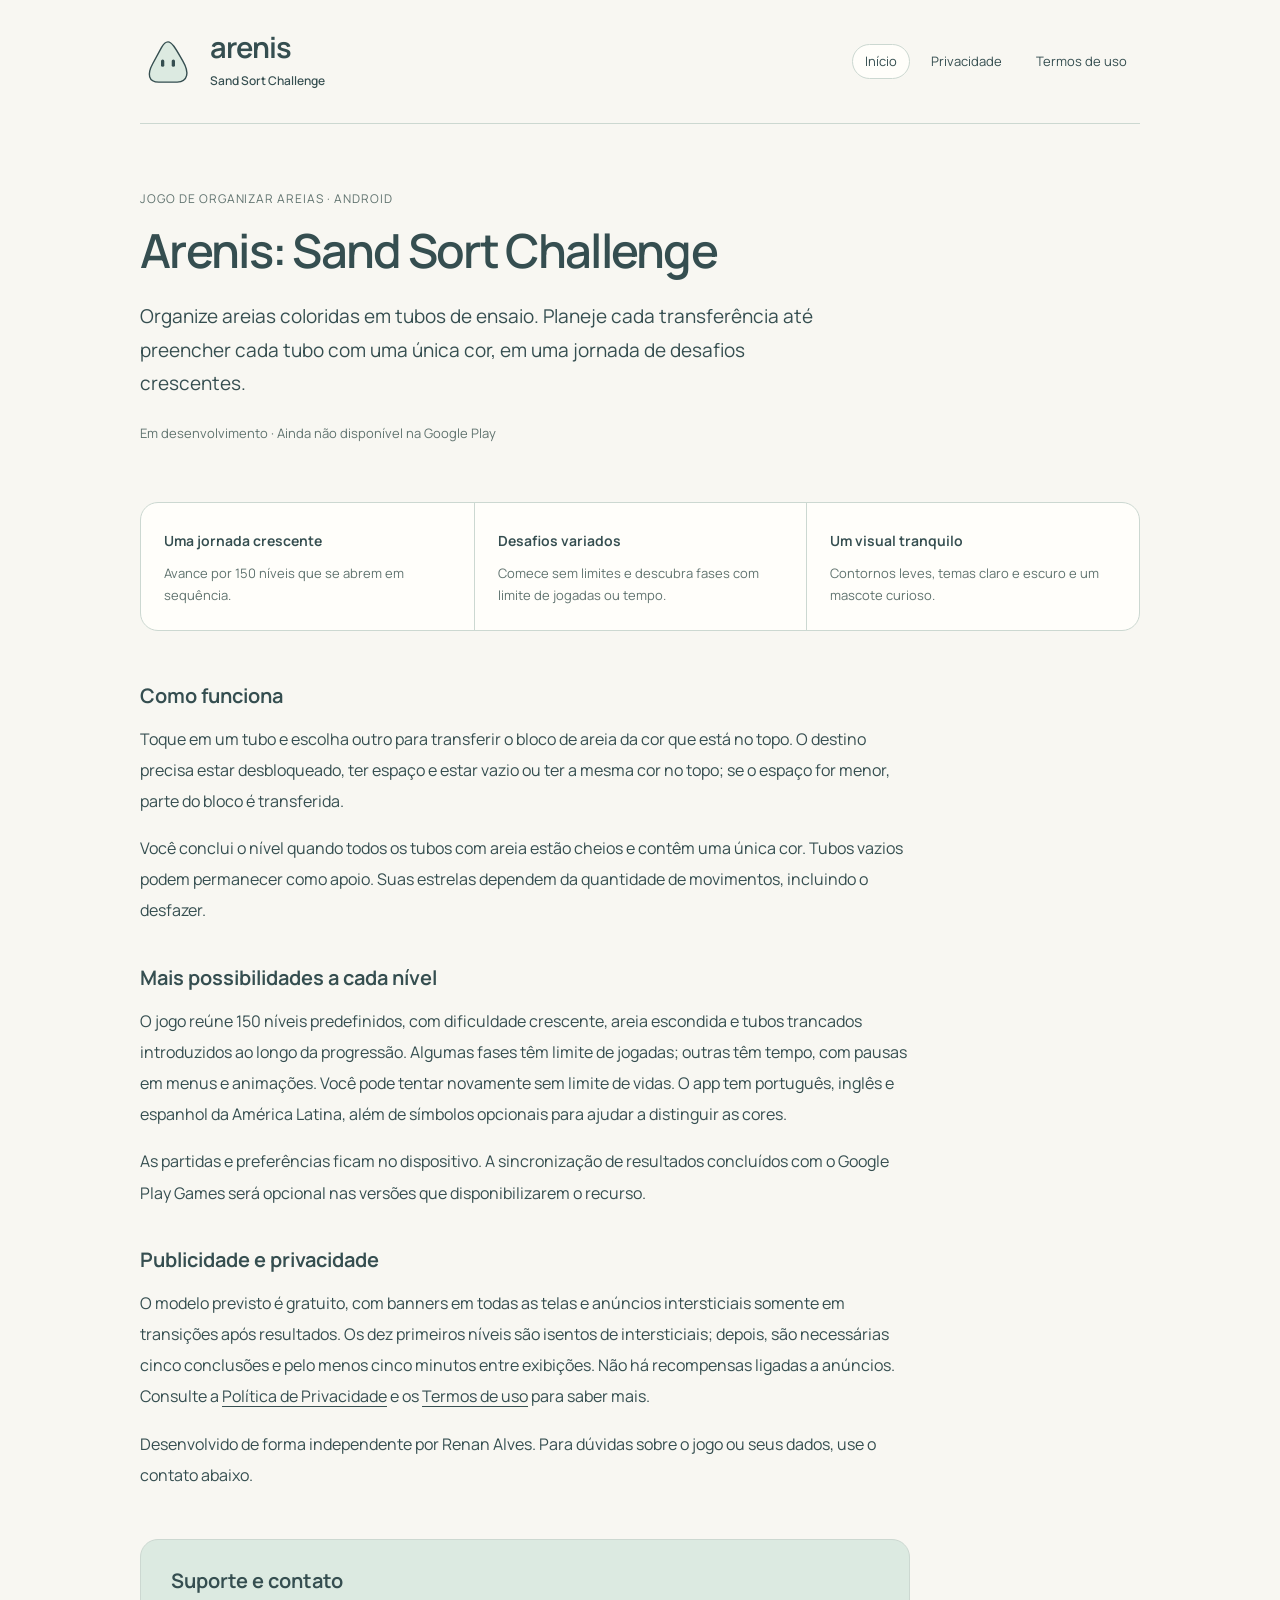
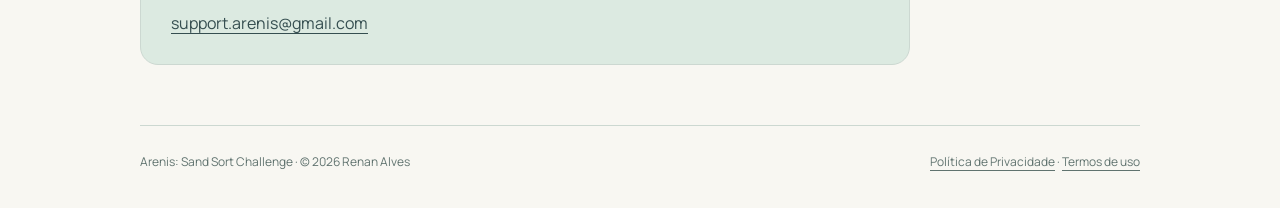
<file: website/index.html>
<!doctype html>
<html lang="pt-BR"><head><meta charset="utf-8"><meta name="viewport" content="width=device-width, initial-scale=1">
<meta name="color-scheme" content="light dark"><meta name="description" content="Conheça Arenis: Sand Sort Challenge, um jogo para Android de organizar areias coloridas em uma campanha de desafios crescentes.">
<title>Arenis: Sand Sort Challenge</title>
<link rel="stylesheet" href="./styles.css"><link rel="icon" type="image/svg+xml" href="./mascot.svg"></head>
<body><div class="page"><header><a class="brand" href="./"><img src="./mascot.svg" width="56" height="56" alt=""><span><b>arenis</b><small>Sand Sort Challenge</small></span></a>
<nav aria-label="Navegação principal"><a href="./" aria-current="page">Início</a><a href="./privacy/">Privacidade</a><a href="./terms/">Termos de uso</a></nav></header><main><div class="intro"><p class="eyebrow">Jogo de organizar areias · Android</p>
<h1>Arenis: Sand Sort Challenge</h1>
<p class="lead">Organize areias coloridas em tubos de ensaio. Planeje cada transferência até preencher cada tubo com uma única cor, em uma jornada de desafios crescentes.</p>
<p class="date">Em desenvolvimento · Ainda não disponível na Google Play</p></div>
<div class="summary"><div><strong>Uma jornada crescente</strong><p>Avance por 150 níveis que se abrem em sequência.</p></div><div><strong>Desafios variados</strong><p>Comece sem limites e descubra fases com limite de jogadas ou tempo.</p></div><div><strong>Um visual tranquilo</strong><p>Contornos leves, temas claro e escuro e um mascote curioso.</p></div></div>
<article><section id="jogo"><h2>Como funciona</h2><p>Toque em um tubo e escolha outro para transferir o bloco de areia da cor que está no topo. O destino precisa estar desbloqueado, ter espaço e estar vazio ou ter a mesma cor no topo; se o espaço for menor, parte do bloco é transferida.</p><p>Você conclui o nível quando todos os tubos com areia estão cheios e contêm uma única cor. Tubos vazios podem permanecer como apoio. Suas estrelas dependem da quantidade de movimentos, incluindo o desfazer.</p></section>
<section id="recursos"><h2>Mais possibilidades a cada nível</h2><p>O jogo reúne 150 níveis predefinidos, com dificuldade crescente, areia escondida e tubos trancados introduzidos ao longo da progressão. Algumas fases têm limite de jogadas; outras têm tempo, com pausas em menus e animações. Você pode tentar novamente sem limite de vidas. O app tem português, inglês e espanhol da América Latina, além de símbolos opcionais para ajudar a distinguir as cores.</p><p>As partidas e preferências ficam no dispositivo. A sincronização de resultados concluídos com o Google Play Games será opcional nas versões que disponibilizarem o recurso.</p></section>
<section id="suporte"><h2>Publicidade e privacidade</h2><p>O modelo previsto é gratuito, com banners em todas as telas e anúncios intersticiais somente em transições após resultados. Os dez primeiros níveis são isentos de intersticiais; depois, são necessárias cinco conclusões e pelo menos cinco minutos entre exibições. Não há recompensas ligadas a anúncios. Consulte a <a href="privacy/">Política de Privacidade</a> e os <a href="terms/">Termos de uso</a> para saber mais.</p><p>Desenvolvido de forma independente por Renan Alves. Para dúvidas sobre o jogo ou seus dados, use o contato abaixo.</p></section></article>
<aside class="contact"><h2>Suporte e contato</h2><p><a href="mailto:support.arenis@gmail.com">support.arenis@gmail.com</a></p></aside></main>
<footer><span>Arenis: Sand Sort Challenge · © 2026 Renan Alves</span><span><a href="./privacy/">Política de Privacidade</a> · <a href="./terms/">Termos de uso</a></span></footer></div></body></html>
</file>
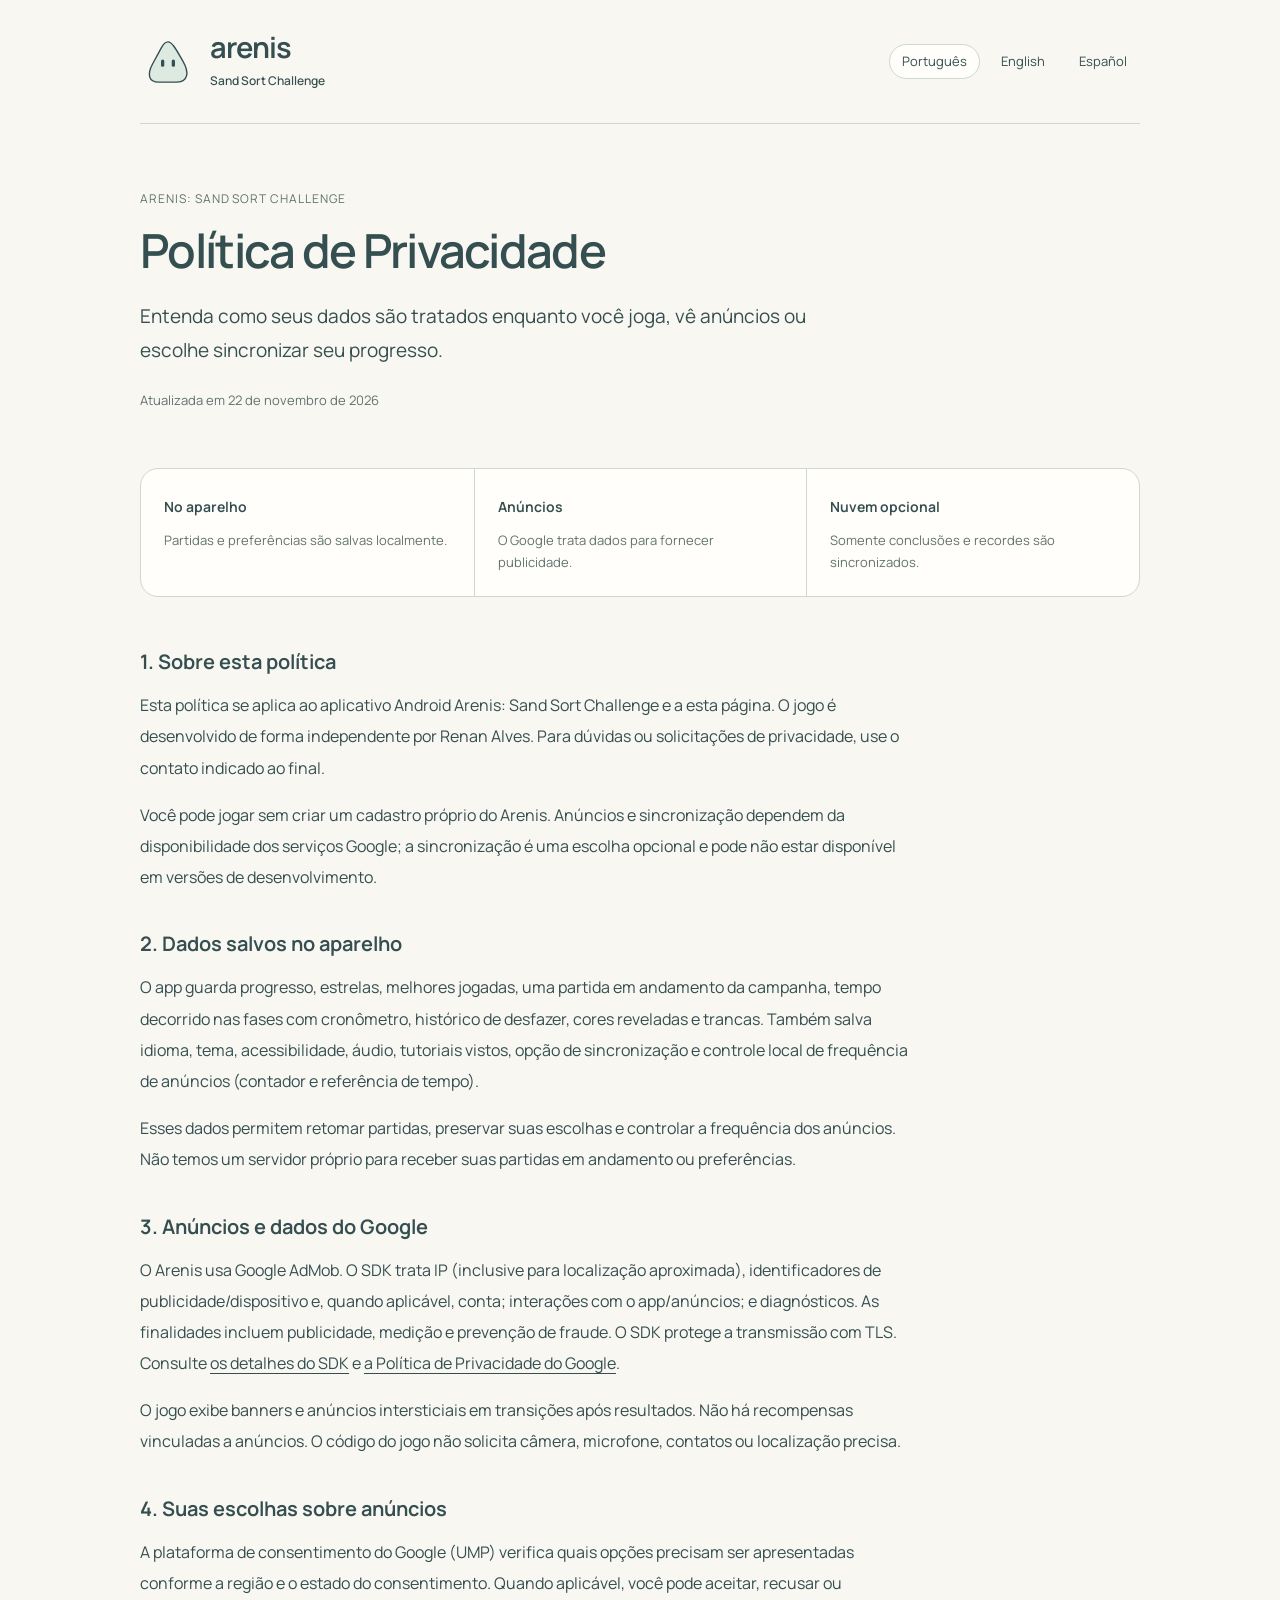
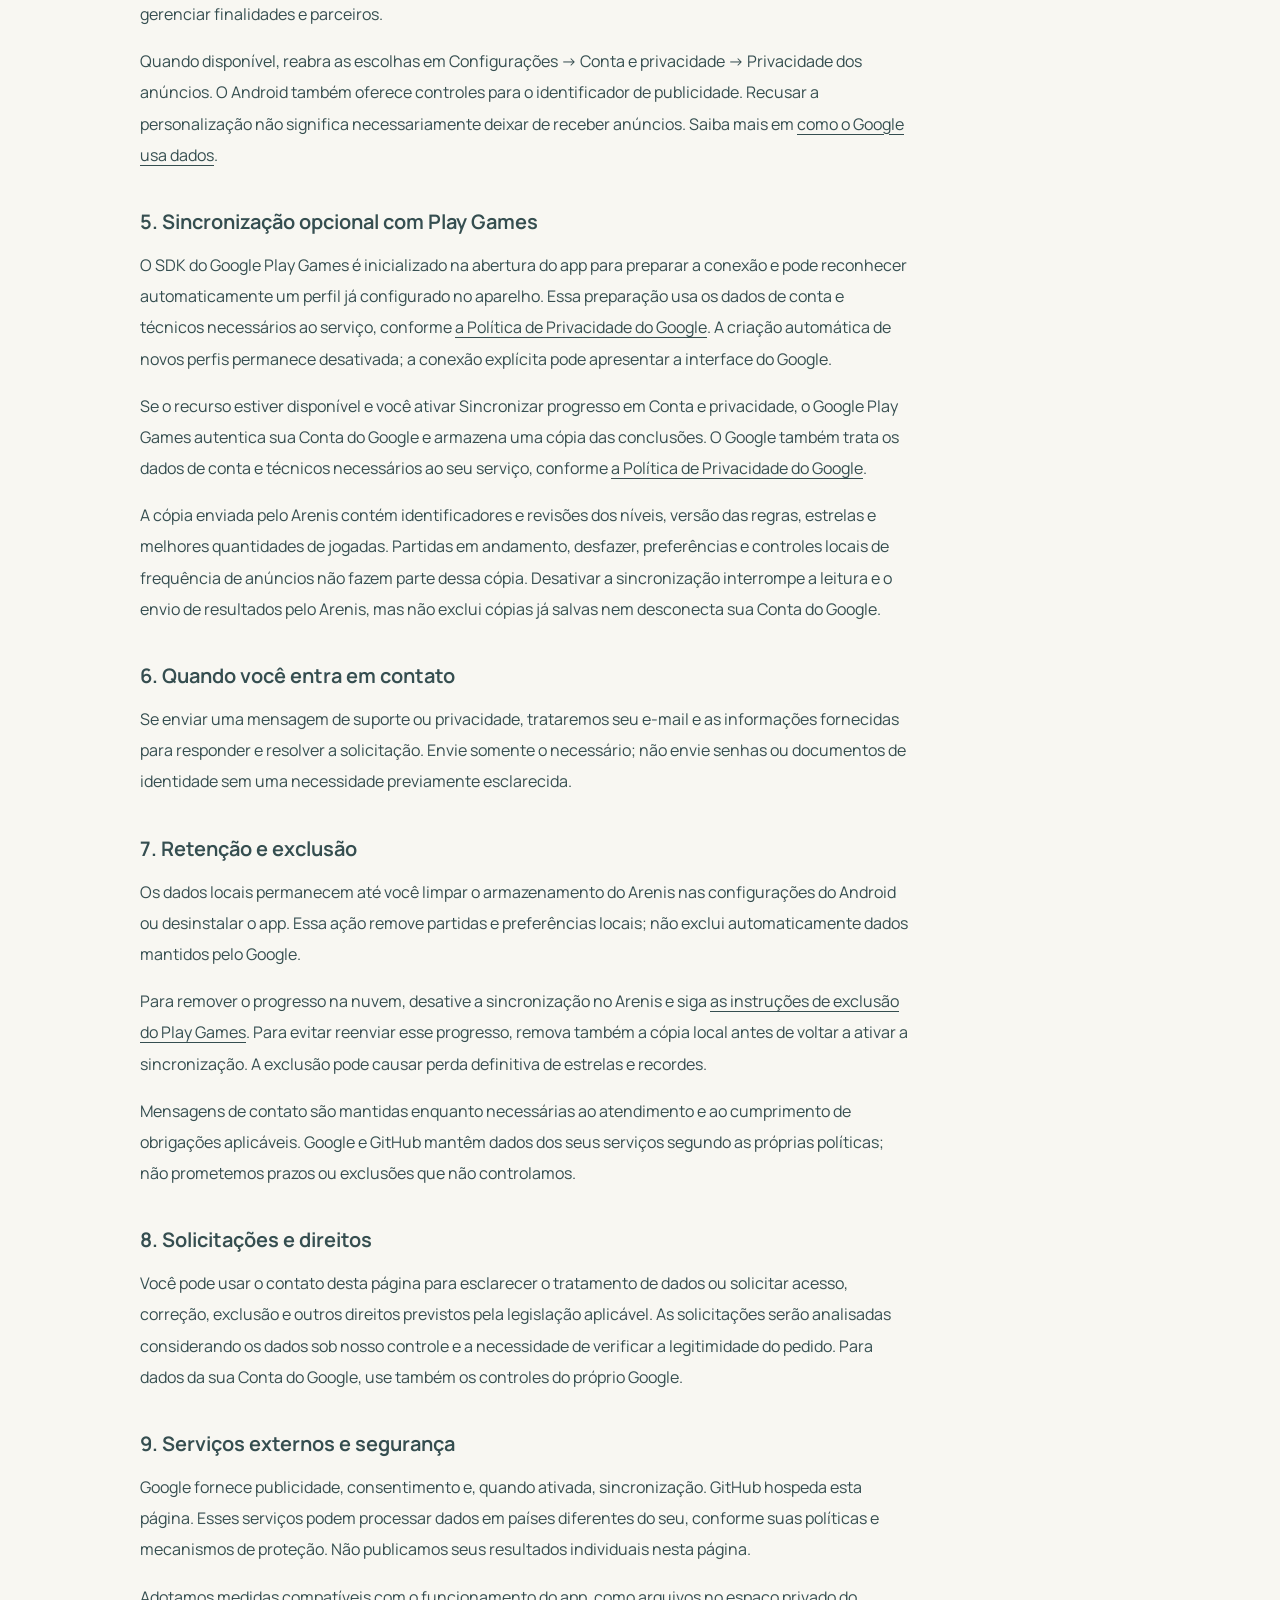
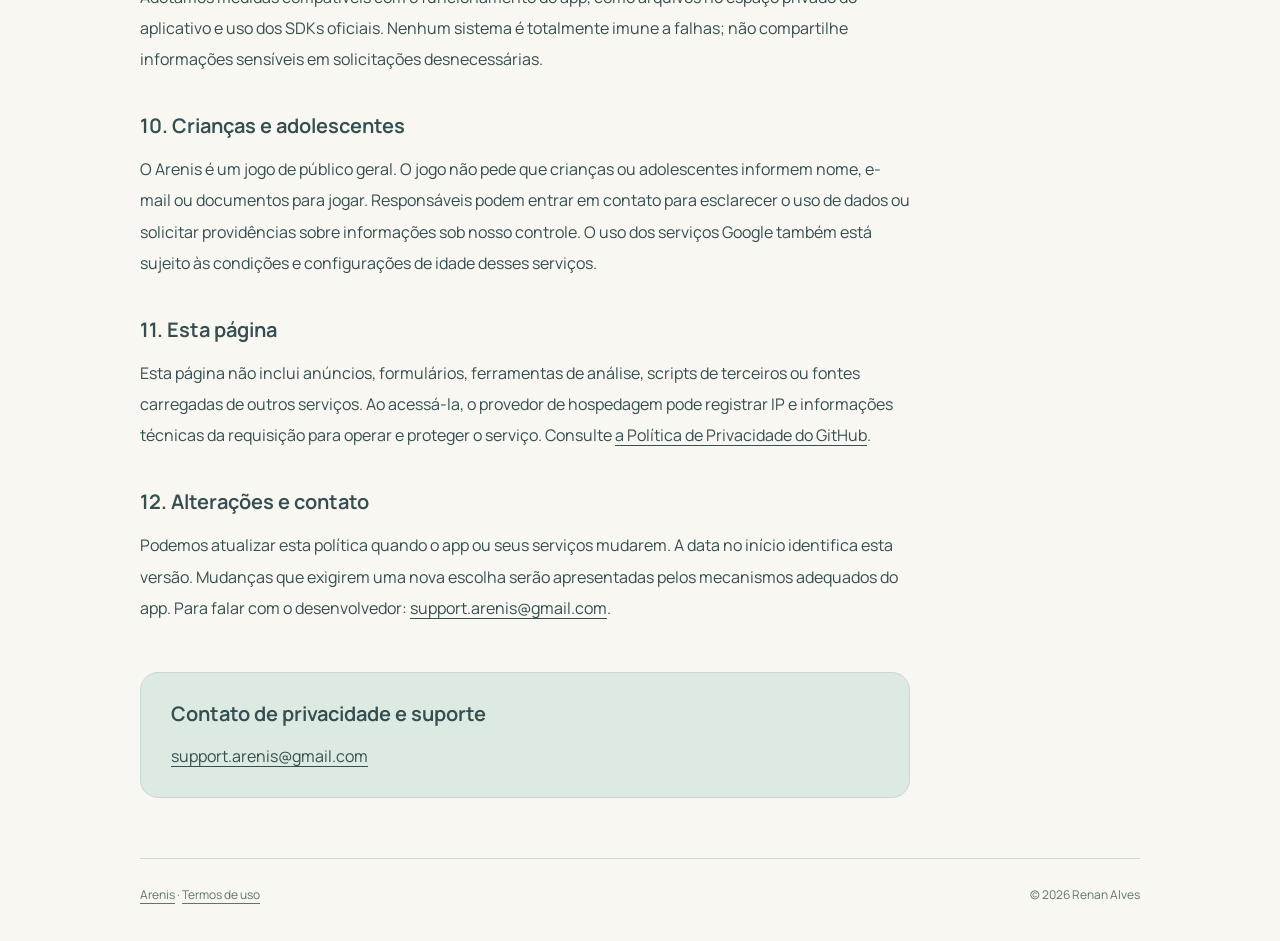
<file: website/privacy/index.html>
<!doctype html>
<html lang="pt-BR">
<head><meta charset="utf-8"><meta name="viewport" content="width=device-width, initial-scale=1">
<meta name="description" content="Entenda como seus dados são tratados enquanto você joga, vê anúncios ou escolhe sincronizar seu progresso.">
<meta name="color-scheme" content="light dark"><title>Política de Privacidade · Arenis: Sand Sort Challenge</title>
<link rel="stylesheet" href="../styles.css"><link rel="icon" type="image/svg+xml" href="../mascot.svg"></head>
<body><div class="page"><header><a class="brand" href="../"><img src="../mascot.svg" width="56" height="56" alt=""><span><b>arenis</b><small>Sand Sort Challenge</small></span></a>
<nav aria-label="Idioma da página"><a href="./" lang="pt-BR" aria-current="page">Português</a><a href="en/" lang="en">English</a><a href="es-419/" lang="es-419">Español</a></nav></header>
<main><div class="intro"><p class="eyebrow">Arenis: Sand Sort Challenge</p><h1>Política de Privacidade</h1><p class="lead">Entenda como seus dados são tratados enquanto você joga, vê anúncios ou escolhe sincronizar seu progresso.</p><p class="date"><time datetime="2026-11-22">Atualizada em 22 de novembro de 2026</time></p></div>
<div class="summary"><div><strong>No aparelho</strong><p>Partidas e preferências são salvas localmente.</p></div><div><strong>Anúncios</strong><p>O Google trata dados para fornecer publicidade.</p></div><div><strong>Nuvem opcional</strong><p>Somente conclusões e recordes são sincronizados.</p></div></div><article><section id="sobre"><h2>1. Sobre esta política</h2><p>Esta política se aplica ao aplicativo Android Arenis: Sand Sort Challenge e a esta página. O jogo é desenvolvido de forma independente por Renan Alves. Para dúvidas ou solicitações de privacidade, use o contato indicado ao final.</p><p>Você pode jogar sem criar um cadastro próprio do Arenis. Anúncios e sincronização dependem da disponibilidade dos serviços Google; a sincronização é uma escolha opcional e pode não estar disponível em versões de desenvolvimento.</p></section><section id="local"><h2>2. Dados salvos no aparelho</h2><p>O app guarda progresso, estrelas, melhores jogadas, uma partida em andamento da campanha, tempo decorrido nas fases com cronômetro, histórico de desfazer, cores reveladas e trancas. Também salva idioma, tema, acessibilidade, áudio, tutoriais vistos, opção de sincronização e controle local de frequência de anúncios (contador e referência de tempo).</p><p>Esses dados permitem retomar partidas, preservar suas escolhas e controlar a frequência dos anúncios. Não temos um servidor próprio para receber suas partidas em andamento ou preferências.</p></section><section id="anuncios"><h2>3. Anúncios e dados do Google</h2><p>O Arenis usa Google AdMob. O SDK trata IP (inclusive para localização aproximada), identificadores de publicidade/dispositivo e, quando aplicável, conta; interações com o app/anúncios; e diagnósticos. As finalidades incluem publicidade, medição e prevenção de fraude. O SDK protege a transmissão com TLS. Consulte <a href="https://developers.google.com/admob/android/privacy/play-data-disclosure">os detalhes do SDK</a> e <a href="https://policies.google.com/privacy">a Política de Privacidade do Google</a>.</p><p>O jogo exibe banners e anúncios intersticiais em transições após resultados. Não há recompensas vinculadas a anúncios. O código do jogo não solicita câmera, microfone, contatos ou localização precisa.</p></section><section id="escolhas"><h2>4. Suas escolhas sobre anúncios</h2><p>A plataforma de consentimento do Google (UMP) verifica quais opções precisam ser apresentadas conforme a região e o estado do consentimento. Quando aplicável, você pode aceitar, recusar ou gerenciar finalidades e parceiros.</p><p>Quando disponível, reabra as escolhas em Configurações → Conta e privacidade → Privacidade dos anúncios. O Android também oferece controles para o identificador de publicidade. Recusar a personalização não significa necessariamente deixar de receber anúncios. Saiba mais em <a href="https://policies.google.com/technologies/partner-sites">como o Google usa dados</a>.</p></section><section id="nuvem"><h2>5. Sincronização opcional com Play Games</h2><p>O SDK do Google Play Games é inicializado na abertura do app para preparar a conexão e pode reconhecer automaticamente um perfil já configurado no aparelho. Essa preparação usa os dados de conta e técnicos necessários ao serviço, conforme <a href="https://policies.google.com/privacy">a Política de Privacidade do Google</a>. A criação automática de novos perfis permanece desativada; a conexão explícita pode apresentar a interface do Google.</p><p>Se o recurso estiver disponível e você ativar Sincronizar progresso em Conta e privacidade, o Google Play Games autentica sua Conta do Google e armazena uma cópia das conclusões. O Google também trata os dados de conta e técnicos necessários ao seu serviço, conforme <a href="https://policies.google.com/privacy">a Política de Privacidade do Google</a>.</p><p>A cópia enviada pelo Arenis contém identificadores e revisões dos níveis, versão das regras, estrelas e melhores quantidades de jogadas. Partidas em andamento, desfazer, preferências e controles locais de frequência de anúncios não fazem parte dessa cópia. Desativar a sincronização interrompe a leitura e o envio de resultados pelo Arenis, mas não exclui cópias já salvas nem desconecta sua Conta do Google.</p></section><section id="contato"><h2>6. Quando você entra em contato</h2><p>Se enviar uma mensagem de suporte ou privacidade, trataremos seu e-mail e as informações fornecidas para responder e resolver a solicitação. Envie somente o necessário; não envie senhas ou documentos de identidade sem uma necessidade previamente esclarecida.</p></section><section id="exclusao"><h2>7. Retenção e exclusão</h2><p>Os dados locais permanecem até você limpar o armazenamento do Arenis nas configurações do Android ou desinstalar o app. Essa ação remove partidas e preferências locais; não exclui automaticamente dados mantidos pelo Google.</p><p>Para remover o progresso na nuvem, desative a sincronização no Arenis e siga <a href="https://support.google.com/googleplay/answer/9130646">as instruções de exclusão do Play Games</a>. Para evitar reenviar esse progresso, remova também a cópia local antes de voltar a ativar a sincronização. A exclusão pode causar perda definitiva de estrelas e recordes.</p><p>Mensagens de contato são mantidas enquanto necessárias ao atendimento e ao cumprimento de obrigações aplicáveis. Google e GitHub mantêm dados dos seus serviços segundo as próprias políticas; não prometemos prazos ou exclusões que não controlamos.</p></section><section id="direitos"><h2>8. Solicitações e direitos</h2><p>Você pode usar o contato desta página para esclarecer o tratamento de dados ou solicitar acesso, correção, exclusão e outros direitos previstos pela legislação aplicável. As solicitações serão analisadas considerando os dados sob nosso controle e a necessidade de verificar a legitimidade do pedido. Para dados da sua Conta do Google, use também os controles do próprio Google.</p></section><section id="seguranca"><h2>9. Serviços externos e segurança</h2><p>Google fornece publicidade, consentimento e, quando ativada, sincronização. GitHub hospeda esta página. Esses serviços podem processar dados em países diferentes do seu, conforme suas políticas e mecanismos de proteção. Não publicamos seus resultados individuais nesta página.</p><p>Adotamos medidas compatíveis com o funcionamento do app, como arquivos no espaço privado do aplicativo e uso dos SDKs oficiais. Nenhum sistema é totalmente imune a falhas; não compartilhe informações sensíveis em solicitações desnecessárias.</p></section><section id="familias"><h2>10. Crianças e adolescentes</h2><p>O Arenis é um jogo de público geral. O jogo não pede que crianças ou adolescentes informem nome, e-mail ou documentos para jogar. Responsáveis podem entrar em contato para esclarecer o uso de dados ou solicitar providências sobre informações sob nosso controle. O uso dos serviços Google também está sujeito às condições e configurações de idade desses serviços.</p></section><section id="pagina"><h2>11. Esta página</h2><p>Esta página não inclui anúncios, formulários, ferramentas de análise, scripts de terceiros ou fontes carregadas de outros serviços. Ao acessá-la, o provedor de hospedagem pode registrar IP e informações técnicas da requisição para operar e proteger o serviço. Consulte <a href="https://docs.github.com/site-policy/privacy-policies/github-general-privacy-statement">a Política de Privacidade do GitHub</a>.</p></section><section id="alteracoes"><h2>12. Alterações e contato</h2><p>Podemos atualizar esta política quando o app ou seus serviços mudarem. A data no início identifica esta versão. Mudanças que exigirem uma nova escolha serão apresentadas pelos mecanismos adequados do app. Para falar com o desenvolvedor: <a href="mailto:support.arenis@gmail.com">support.arenis@gmail.com</a>.</p></section></article>
<aside class="contact"><h2>Contato de privacidade e suporte</h2><p><a href="mailto:support.arenis@gmail.com">support.arenis@gmail.com</a></p></aside></main>
<footer><span><a href="../">Arenis</a> · <a href="../terms/">Termos de uso</a></span><span>© 2026 Renan Alves</span></footer></div></body></html>
</file>
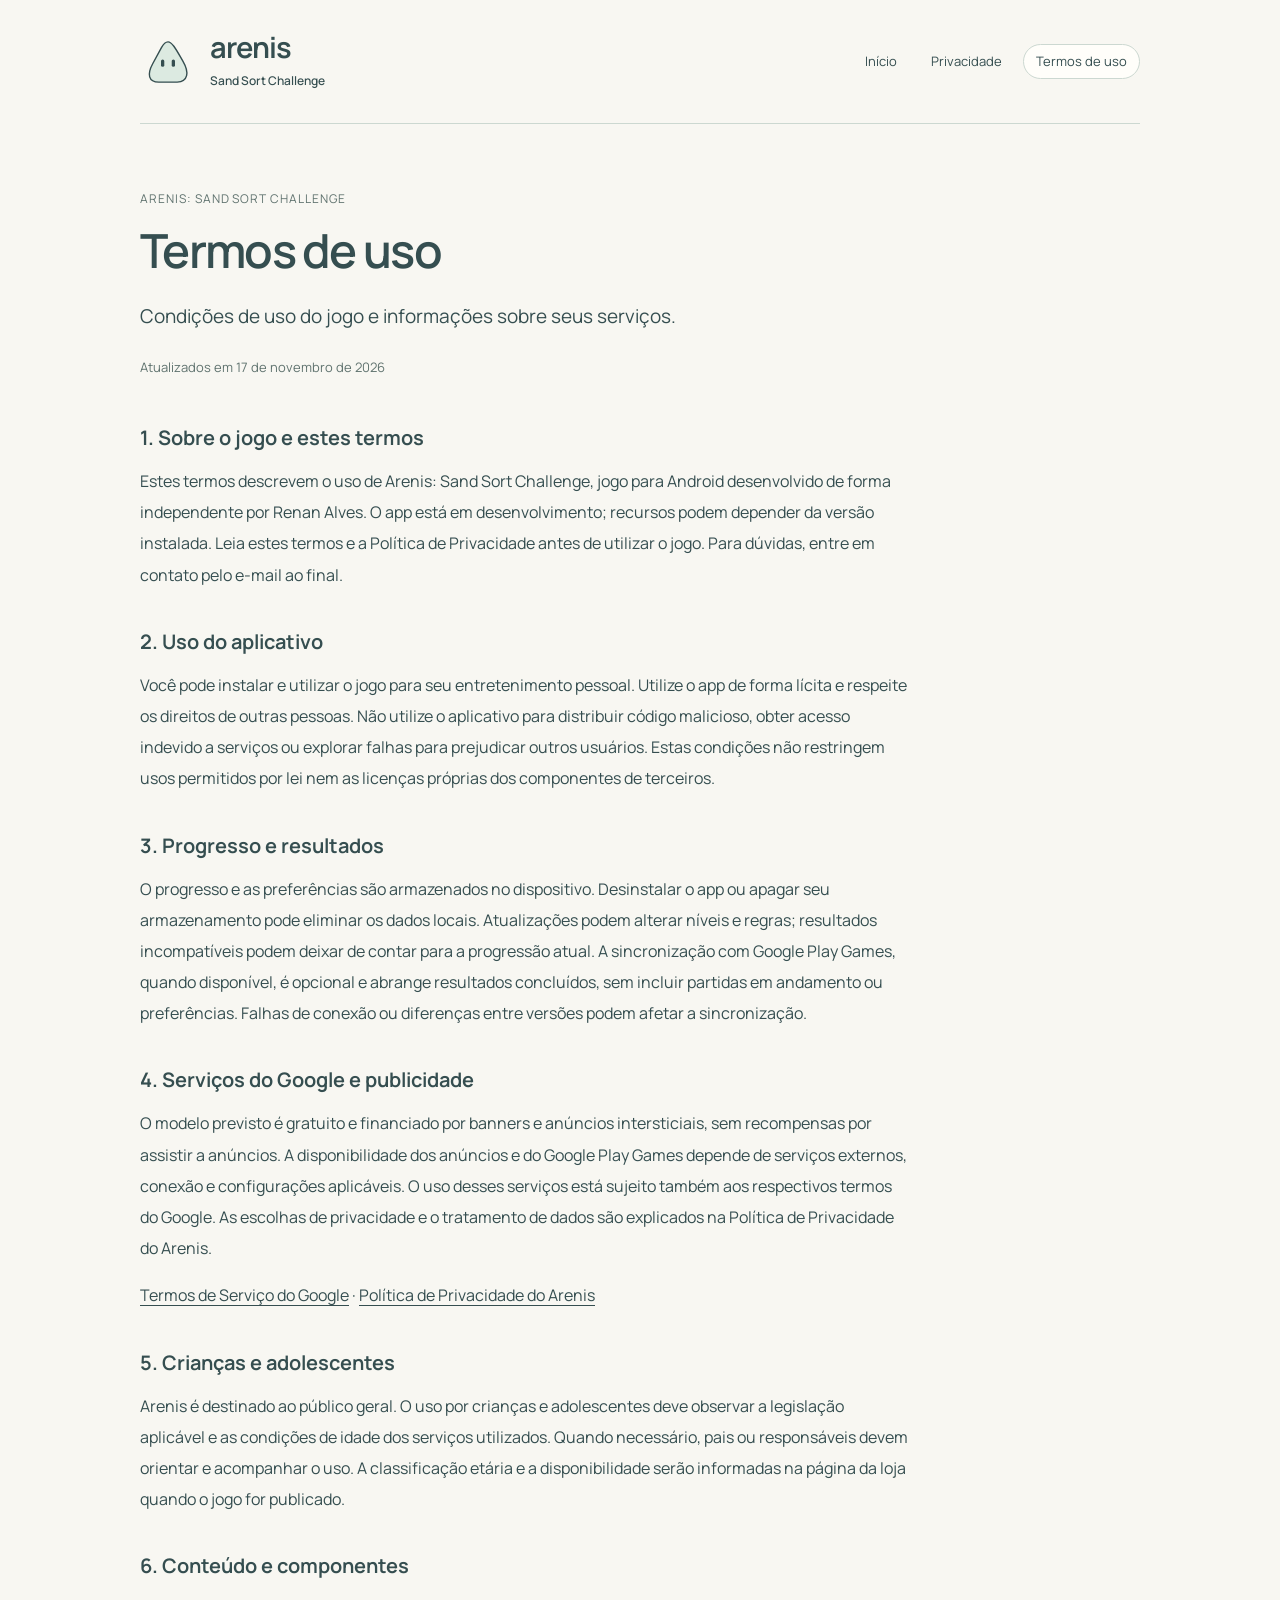
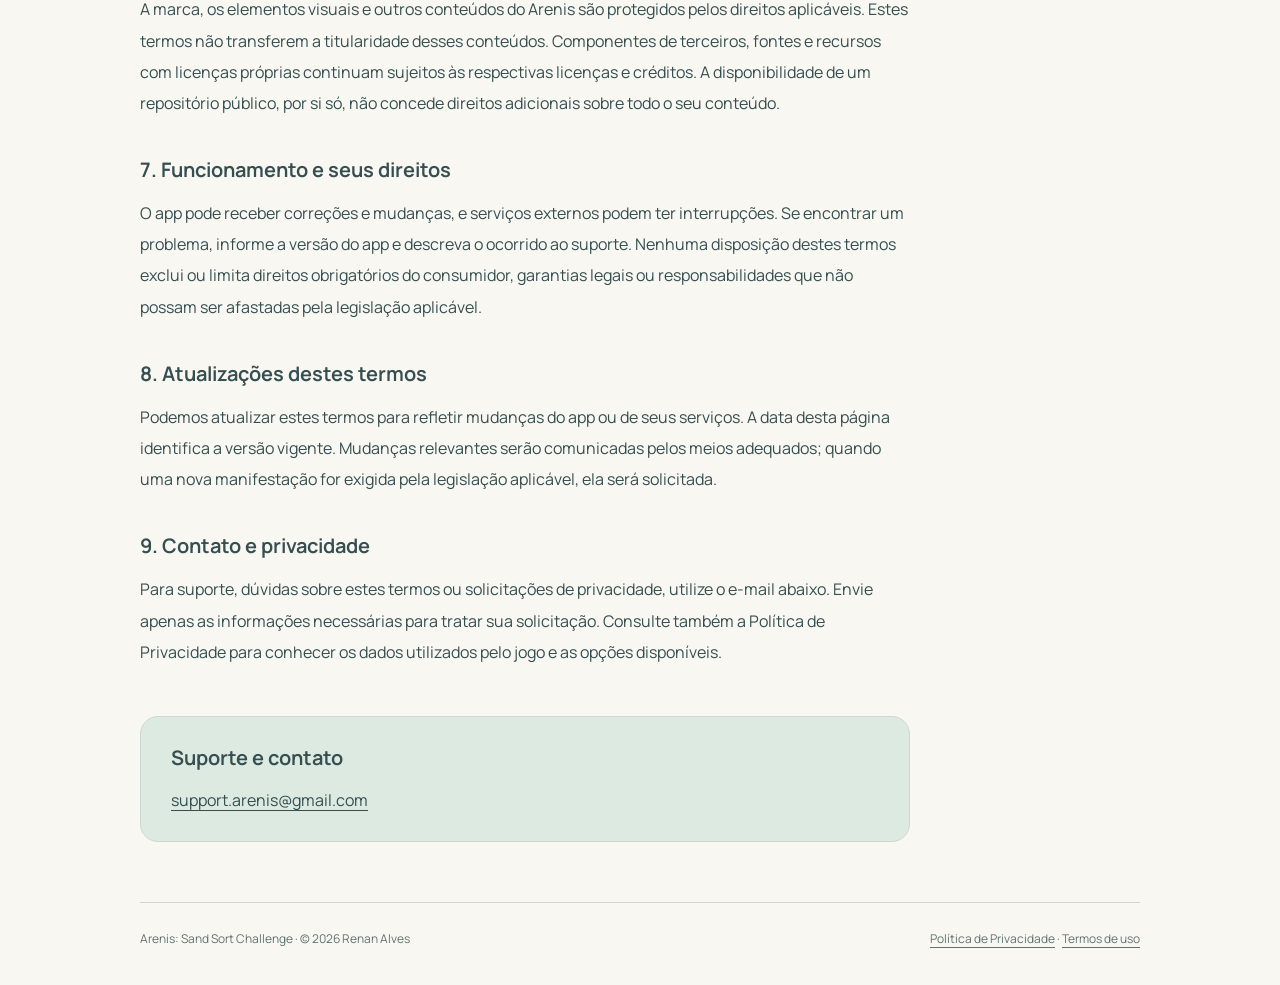
<file: website/terms/index.html>
<!doctype html>
<html lang="pt-BR"><head><meta charset="utf-8"><meta name="viewport" content="width=device-width, initial-scale=1">
<meta name="color-scheme" content="light dark"><meta name="description" content="Termos de uso de Arenis: Sand Sort Challenge. Progresso, publicidade, serviços externos e contato.">
<title>Termos de uso · Arenis: Sand Sort Challenge</title>
<link rel="stylesheet" href="../styles.css"><link rel="icon" type="image/svg+xml" href="../mascot.svg"></head>
<body><div class="page"><header><a class="brand" href="../"><img src="../mascot.svg" width="56" height="56" alt=""><span><b>arenis</b><small>Sand Sort Challenge</small></span></a>
<nav aria-label="Navegação principal"><a href="../">Início</a><a href="../privacy/">Privacidade</a><a href="../terms/" aria-current="page">Termos de uso</a></nav></header><main><div class="intro"><p class="eyebrow">Arenis: Sand Sort Challenge</p><h1>Termos de uso</h1><p class="lead">Condições de uso do jogo e informações sobre seus serviços.</p><p class="date">Atualizados em <time datetime="2026-11-17">17 de novembro de 2026</time></p></div><article><section id="sobre"><h2>1. Sobre o jogo e estes termos</h2><p>Estes termos descrevem o uso de Arenis: Sand Sort Challenge, jogo para Android desenvolvido de forma independente por Renan Alves. O app está em desenvolvimento; recursos podem depender da versão instalada. Leia estes termos e a Política de Privacidade antes de utilizar o jogo. Para dúvidas, entre em contato pelo e-mail ao final.</p></section><section id="uso"><h2>2. Uso do aplicativo</h2><p>Você pode instalar e utilizar o jogo para seu entretenimento pessoal. Utilize o app de forma lícita e respeite os direitos de outras pessoas. Não utilize o aplicativo para distribuir código malicioso, obter acesso indevido a serviços ou explorar falhas para prejudicar outros usuários. Estas condições não restringem usos permitidos por lei nem as licenças próprias dos componentes de terceiros.</p></section><section id="progressao"><h2>3. Progresso e resultados</h2><p>O progresso e as preferências são armazenados no dispositivo. Desinstalar o app ou apagar seu armazenamento pode eliminar os dados locais. Atualizações podem alterar níveis e regras; resultados incompatíveis podem deixar de contar para a progressão atual. A sincronização com Google Play Games, quando disponível, é opcional e abrange resultados concluídos, sem incluir partidas em andamento ou preferências. Falhas de conexão ou diferenças entre versões podem afetar a sincronização.</p></section><section id="google"><h2>4. Serviços do Google e publicidade</h2><p>O modelo previsto é gratuito e financiado por banners e anúncios intersticiais, sem recompensas por assistir a anúncios. A disponibilidade dos anúncios e do Google Play Games depende de serviços externos, conexão e configurações aplicáveis. O uso desses serviços está sujeito também aos respectivos termos do Google. As escolhas de privacidade e o tratamento de dados são explicados na Política de Privacidade do Arenis.</p><p><a href="https://policies.google.com/terms?hl=pt-BR">Termos de Serviço do Google</a> · <a href="../privacy/">Política de Privacidade do Arenis</a></p></section><section id="idade"><h2>5. Crianças e adolescentes</h2><p>Arenis é destinado ao público geral. O uso por crianças e adolescentes deve observar a legislação aplicável e as condições de idade dos serviços utilizados. Quando necessário, pais ou responsáveis devem orientar e acompanhar o uso. A classificação etária e a disponibilidade serão informadas na página da loja quando o jogo for publicado.</p></section><section id="direitos"><h2>6. Conteúdo e componentes</h2><p>A marca, os elementos visuais e outros conteúdos do Arenis são protegidos pelos direitos aplicáveis. Estes termos não transferem a titularidade desses conteúdos. Componentes de terceiros, fontes e recursos com licenças próprias continuam sujeitos às respectivas licenças e créditos. A disponibilidade de um repositório público, por si só, não concede direitos adicionais sobre todo o seu conteúdo.</p></section><section id="funcionamento"><h2>7. Funcionamento e seus direitos</h2><p>O app pode receber correções e mudanças, e serviços externos podem ter interrupções. Se encontrar um problema, informe a versão do app e descreva o ocorrido ao suporte. Nenhuma disposição destes termos exclui ou limita direitos obrigatórios do consumidor, garantias legais ou responsabilidades que não possam ser afastadas pela legislação aplicável.</p></section><section id="alteracoes"><h2>8. Atualizações destes termos</h2><p>Podemos atualizar estes termos para refletir mudanças do app ou de seus serviços. A data desta página identifica a versão vigente. Mudanças relevantes serão comunicadas pelos meios adequados; quando uma nova manifestação for exigida pela legislação aplicável, ela será solicitada.</p></section><section id="contato"><h2>9. Contato e privacidade</h2><p>Para suporte, dúvidas sobre estes termos ou solicitações de privacidade, utilize o e-mail abaixo. Envie apenas as informações necessárias para tratar sua solicitação. Consulte também a Política de Privacidade para conhecer os dados utilizados pelo jogo e as opções disponíveis.</p></section></article>
<aside class="contact"><h2>Suporte e contato</h2><p><a href="mailto:support.arenis@gmail.com">support.arenis@gmail.com</a></p></aside></main>
<footer><span>Arenis: Sand Sort Challenge · © 2026 Renan Alves</span><span><a href="../privacy/">Política de Privacidade</a> · <a href="../terms/">Termos de uso</a></span></footer></div></body></html>
</file>
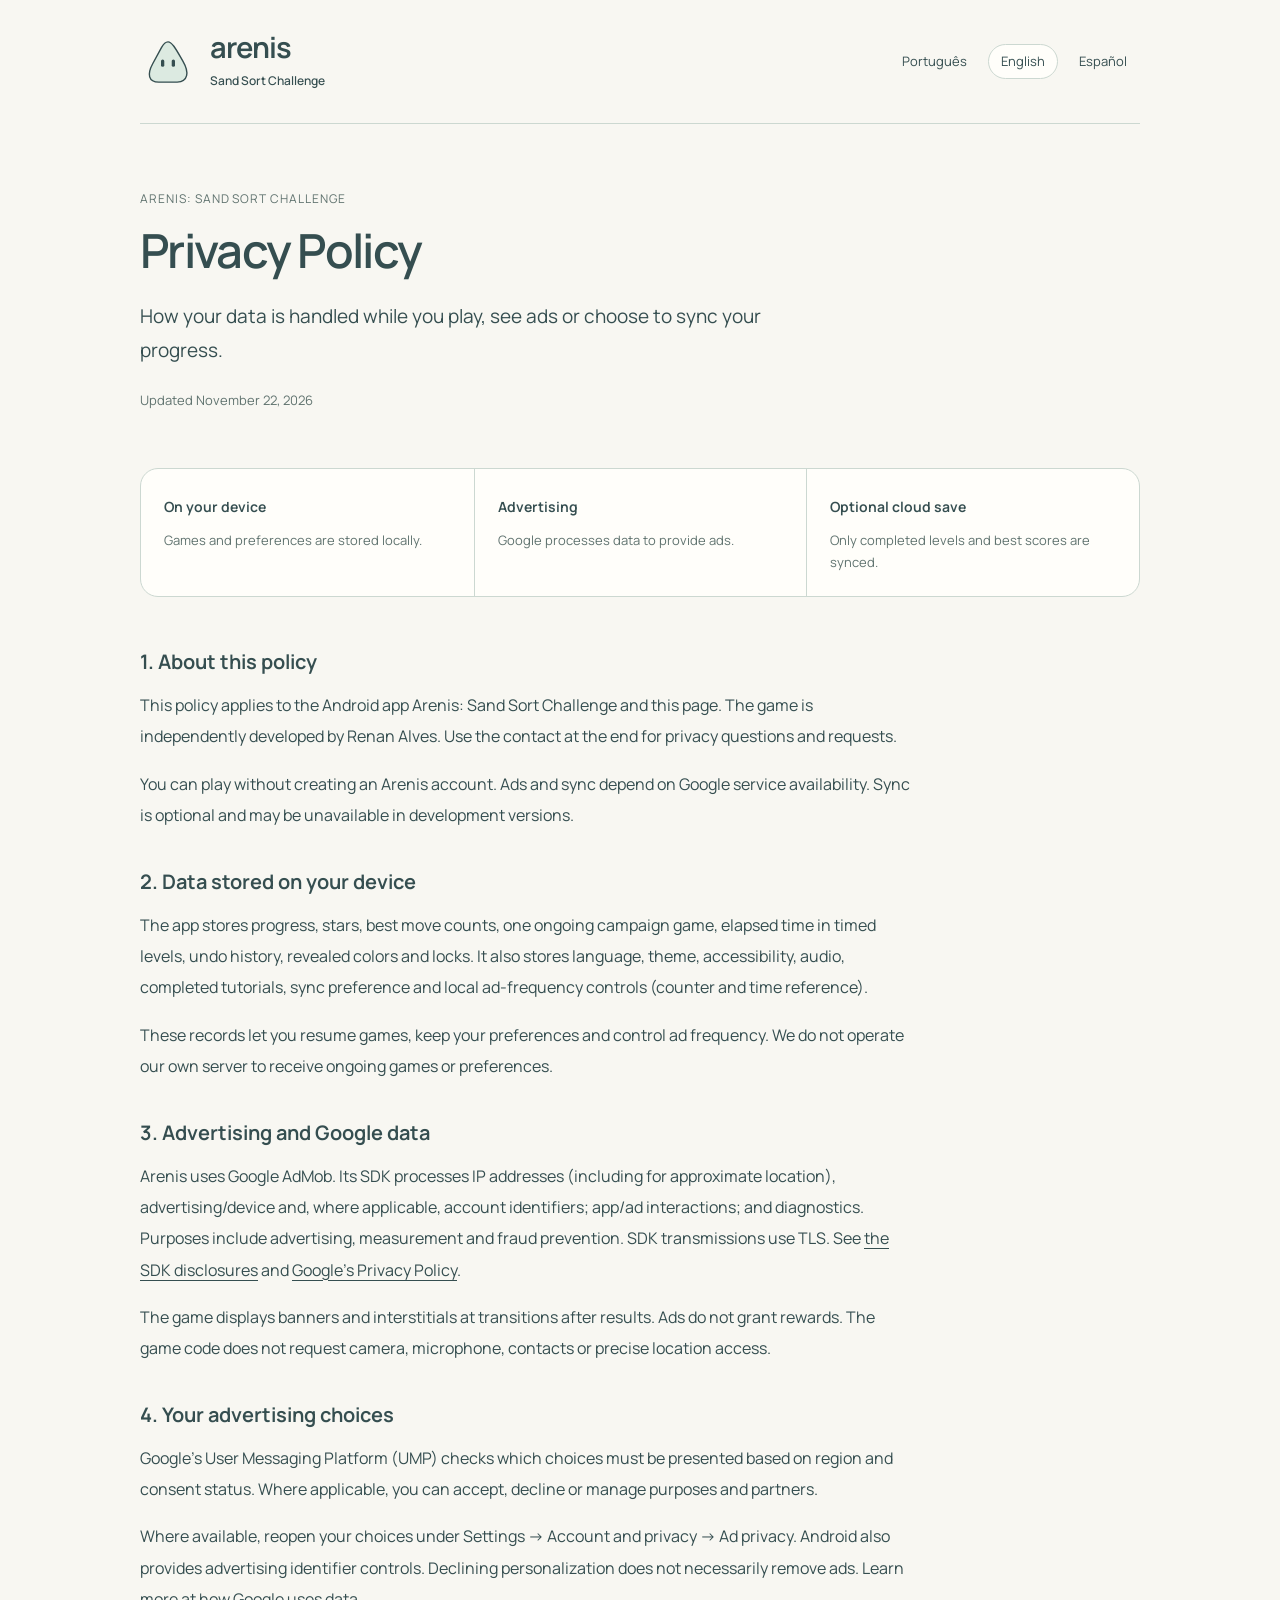
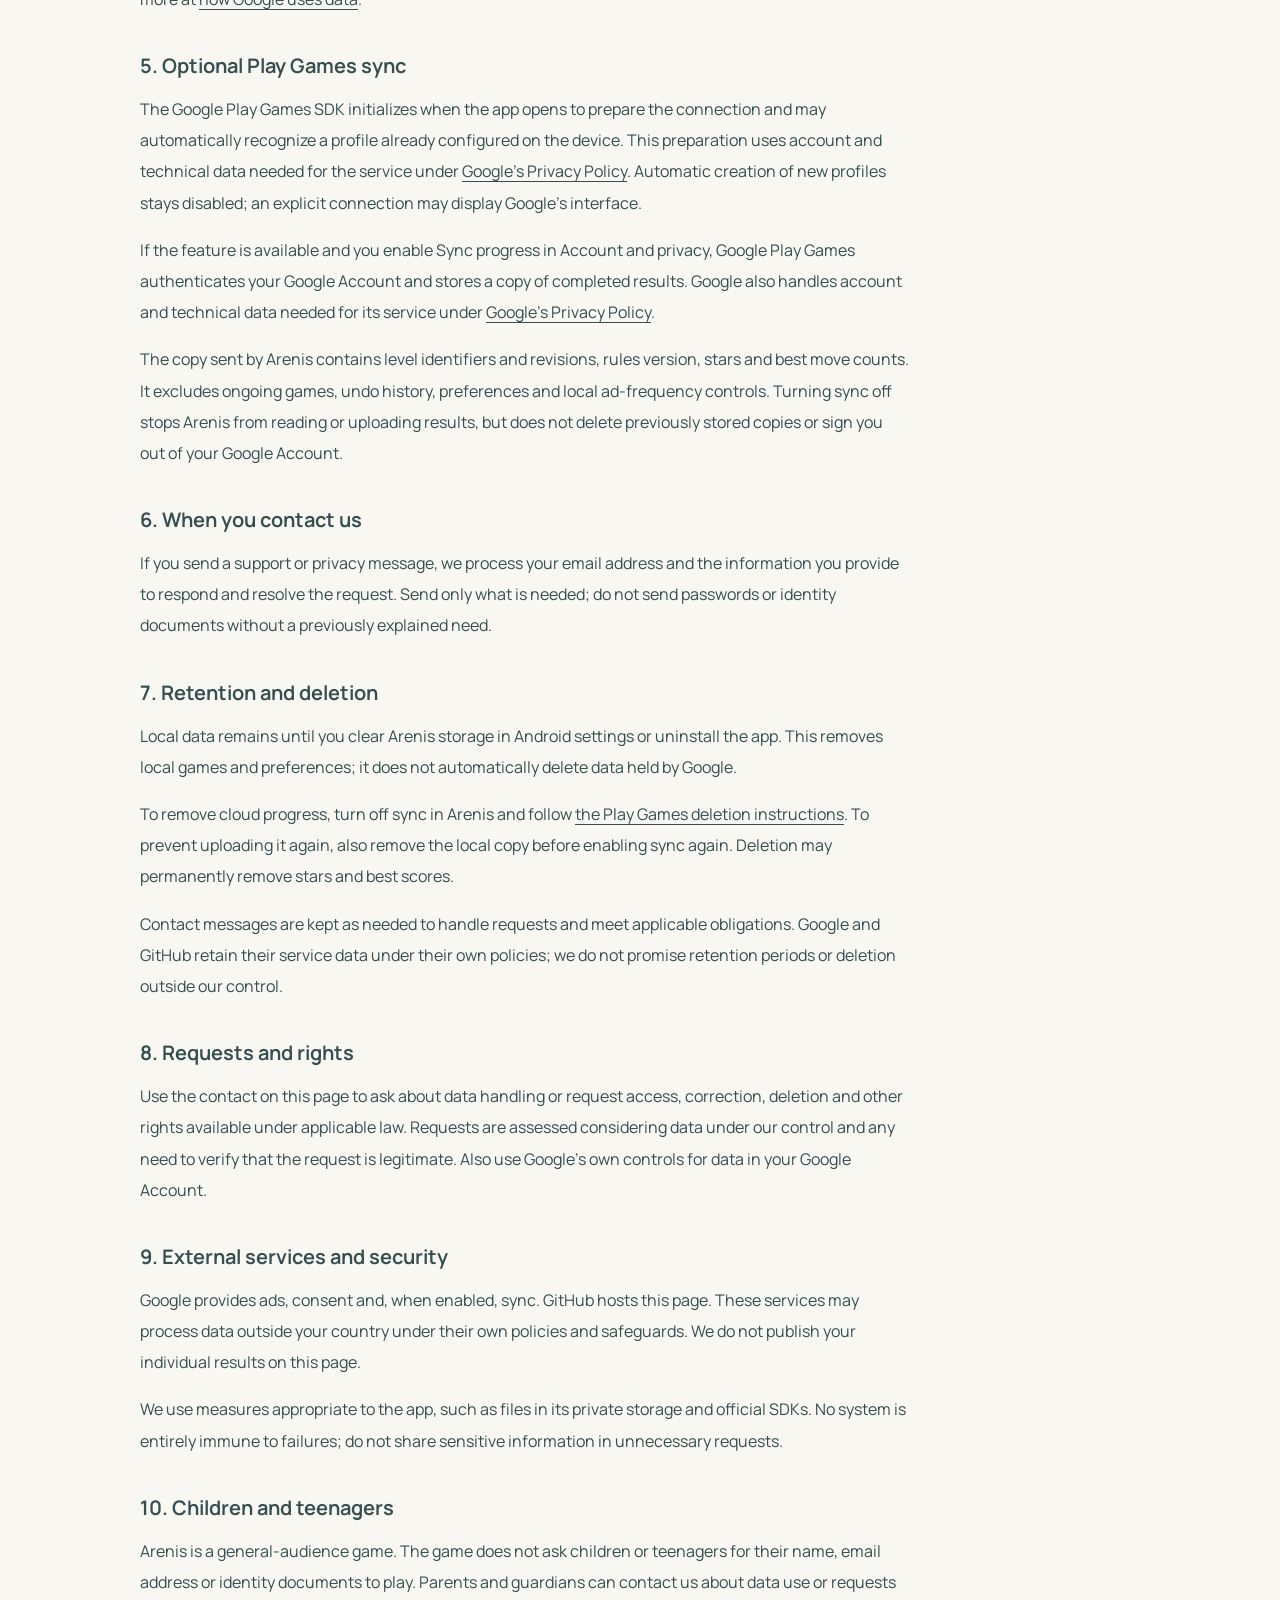
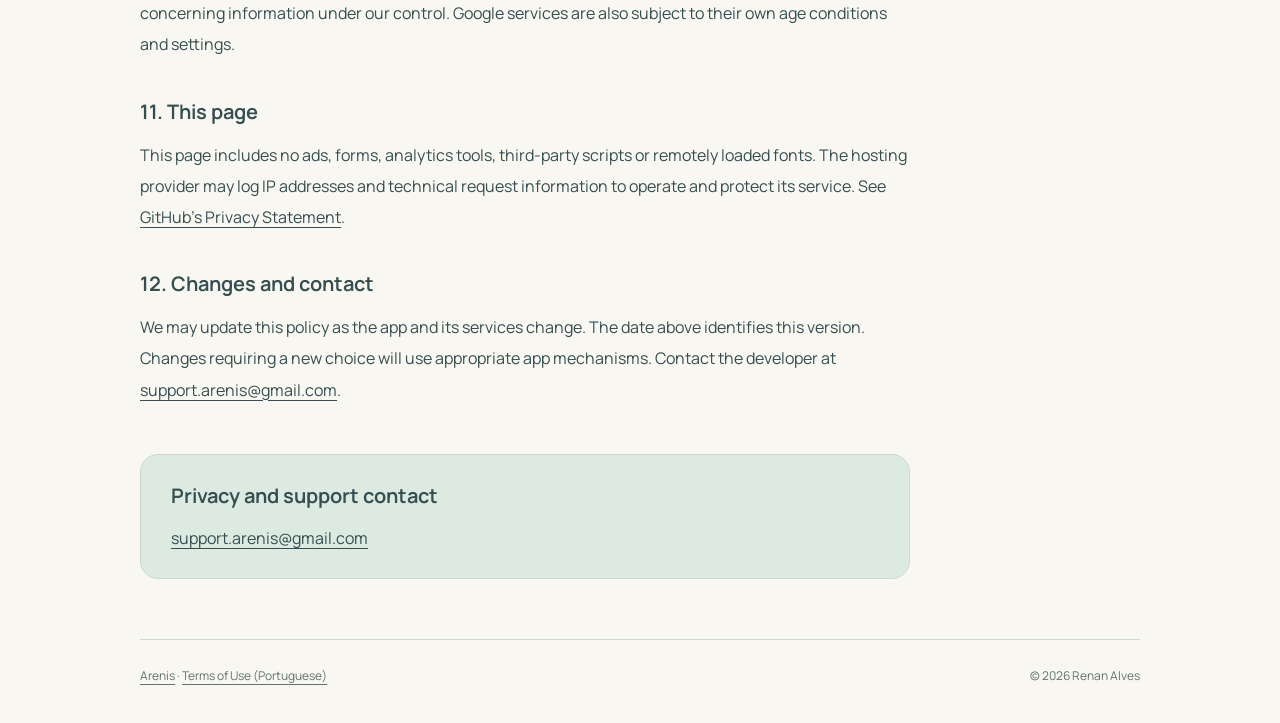
<file: website/privacy/en/index.html>
<!doctype html>
<html lang="en">
<head><meta charset="utf-8"><meta name="viewport" content="width=device-width, initial-scale=1">
<meta name="description" content="How your data is handled while you play, see ads or choose to sync your progress.">
<meta name="color-scheme" content="light dark"><title>Privacy Policy · Arenis: Sand Sort Challenge</title>
<link rel="stylesheet" href="../../styles.css"><link rel="icon" type="image/svg+xml" href="../../mascot.svg"></head>
<body><div class="page"><header><a class="brand" href="../../"><img src="../../mascot.svg" width="56" height="56" alt=""><span><b>arenis</b><small>Sand Sort Challenge</small></span></a>
<nav aria-label="Page language"><a href="../" lang="pt-BR">Português</a><a href="./" lang="en" aria-current="page">English</a><a href="../es-419/" lang="es-419">Español</a></nav></header>
<main><div class="intro"><p class="eyebrow">Arenis: Sand Sort Challenge</p><h1>Privacy Policy</h1><p class="lead">How your data is handled while you play, see ads or choose to sync your progress.</p><p class="date"><time datetime="2026-11-22">Updated November 22, 2026</time></p></div>
<div class="summary"><div><strong>On your device</strong><p>Games and preferences are stored locally.</p></div><div><strong>Advertising</strong><p>Google processes data to provide ads.</p></div><div><strong>Optional cloud save</strong><p>Only completed levels and best scores are synced.</p></div></div><article><section id="about"><h2>1. About this policy</h2><p>This policy applies to the Android app Arenis: Sand Sort Challenge and this page. The game is independently developed by Renan Alves. Use the contact at the end for privacy questions and requests.</p><p>You can play without creating an Arenis account. Ads and sync depend on Google service availability. Sync is optional and may be unavailable in development versions.</p></section><section id="local"><h2>2. Data stored on your device</h2><p>The app stores progress, stars, best move counts, one ongoing campaign game, elapsed time in timed levels, undo history, revealed colors and locks. It also stores language, theme, accessibility, audio, completed tutorials, sync preference and local ad-frequency controls (counter and time reference).</p><p>These records let you resume games, keep your preferences and control ad frequency. We do not operate our own server to receive ongoing games or preferences.</p></section><section id="ads"><h2>3. Advertising and Google data</h2><p>Arenis uses Google AdMob. Its SDK processes IP addresses (including for approximate location), advertising/device and, where applicable, account identifiers; app/ad interactions; and diagnostics. Purposes include advertising, measurement and fraud prevention. SDK transmissions use TLS. See <a href="https://developers.google.com/admob/android/privacy/play-data-disclosure">the SDK disclosures</a> and <a href="https://policies.google.com/privacy">Google’s Privacy Policy</a>.</p><p>The game displays banners and interstitials at transitions after results. Ads do not grant rewards. The game code does not request camera, microphone, contacts or precise location access.</p></section><section id="choices"><h2>4. Your advertising choices</h2><p>Google’s User Messaging Platform (UMP) checks which choices must be presented based on region and consent status. Where applicable, you can accept, decline or manage purposes and partners.</p><p>Where available, reopen your choices under Settings → Account and privacy → Ad privacy. Android also provides advertising identifier controls. Declining personalization does not necessarily remove ads. Learn more at <a href="https://policies.google.com/technologies/partner-sites">how Google uses data</a>.</p></section><section id="cloud"><h2>5. Optional Play Games sync</h2><p>The Google Play Games SDK initializes when the app opens to prepare the connection and may automatically recognize a profile already configured on the device. This preparation uses account and technical data needed for the service under <a href="https://policies.google.com/privacy">Google’s Privacy Policy</a>. Automatic creation of new profiles stays disabled; an explicit connection may display Google’s interface.</p><p>If the feature is available and you enable Sync progress in Account and privacy, Google Play Games authenticates your Google Account and stores a copy of completed results. Google also handles account and technical data needed for its service under <a href="https://policies.google.com/privacy">Google’s Privacy Policy</a>.</p><p>The copy sent by Arenis contains level identifiers and revisions, rules version, stars and best move counts. It excludes ongoing games, undo history, preferences and local ad-frequency controls. Turning sync off stops Arenis from reading or uploading results, but does not delete previously stored copies or sign you out of your Google Account.</p></section><section id="contact"><h2>6. When you contact us</h2><p>If you send a support or privacy message, we process your email address and the information you provide to respond and resolve the request. Send only what is needed; do not send passwords or identity documents without a previously explained need.</p></section><section id="deletion"><h2>7. Retention and deletion</h2><p>Local data remains until you clear Arenis storage in Android settings or uninstall the app. This removes local games and preferences; it does not automatically delete data held by Google.</p><p>To remove cloud progress, turn off sync in Arenis and follow <a href="https://support.google.com/googleplay/answer/9130646">the Play Games deletion instructions</a>. To prevent uploading it again, also remove the local copy before enabling sync again. Deletion may permanently remove stars and best scores.</p><p>Contact messages are kept as needed to handle requests and meet applicable obligations. Google and GitHub retain their service data under their own policies; we do not promise retention periods or deletion outside our control.</p></section><section id="rights"><h2>8. Requests and rights</h2><p>Use the contact on this page to ask about data handling or request access, correction, deletion and other rights available under applicable law. Requests are assessed considering data under our control and any need to verify that the request is legitimate. Also use Google’s own controls for data in your Google Account.</p></section><section id="security"><h2>9. External services and security</h2><p>Google provides ads, consent and, when enabled, sync. GitHub hosts this page. These services may process data outside your country under their own policies and safeguards. We do not publish your individual results on this page.</p><p>We use measures appropriate to the app, such as files in its private storage and official SDKs. No system is entirely immune to failures; do not share sensitive information in unnecessary requests.</p></section><section id="families"><h2>10. Children and teenagers</h2><p>Arenis is a general-audience game. The game does not ask children or teenagers for their name, email address or identity documents to play. Parents and guardians can contact us about data use or requests concerning information under our control. Google services are also subject to their own age conditions and settings.</p></section><section id="page"><h2>11. This page</h2><p>This page includes no ads, forms, analytics tools, third-party scripts or remotely loaded fonts. The hosting provider may log IP addresses and technical request information to operate and protect its service. See <a href="https://docs.github.com/site-policy/privacy-policies/github-general-privacy-statement">GitHub’s Privacy Statement</a>.</p></section><section id="changes"><h2>12. Changes and contact</h2><p>We may update this policy as the app and its services change. The date above identifies this version. Changes requiring a new choice will use appropriate app mechanisms. Contact the developer at <a href="mailto:support.arenis@gmail.com">support.arenis@gmail.com</a>.</p></section></article>
<aside class="contact"><h2>Privacy and support contact</h2><p><a href="mailto:support.arenis@gmail.com">support.arenis@gmail.com</a></p></aside></main>
<footer><span><a href="../../">Arenis</a> · <a href="../../terms/">Terms of Use (Portuguese)</a></span><span>© 2026 Renan Alves</span></footer></div></body></html>
</file>
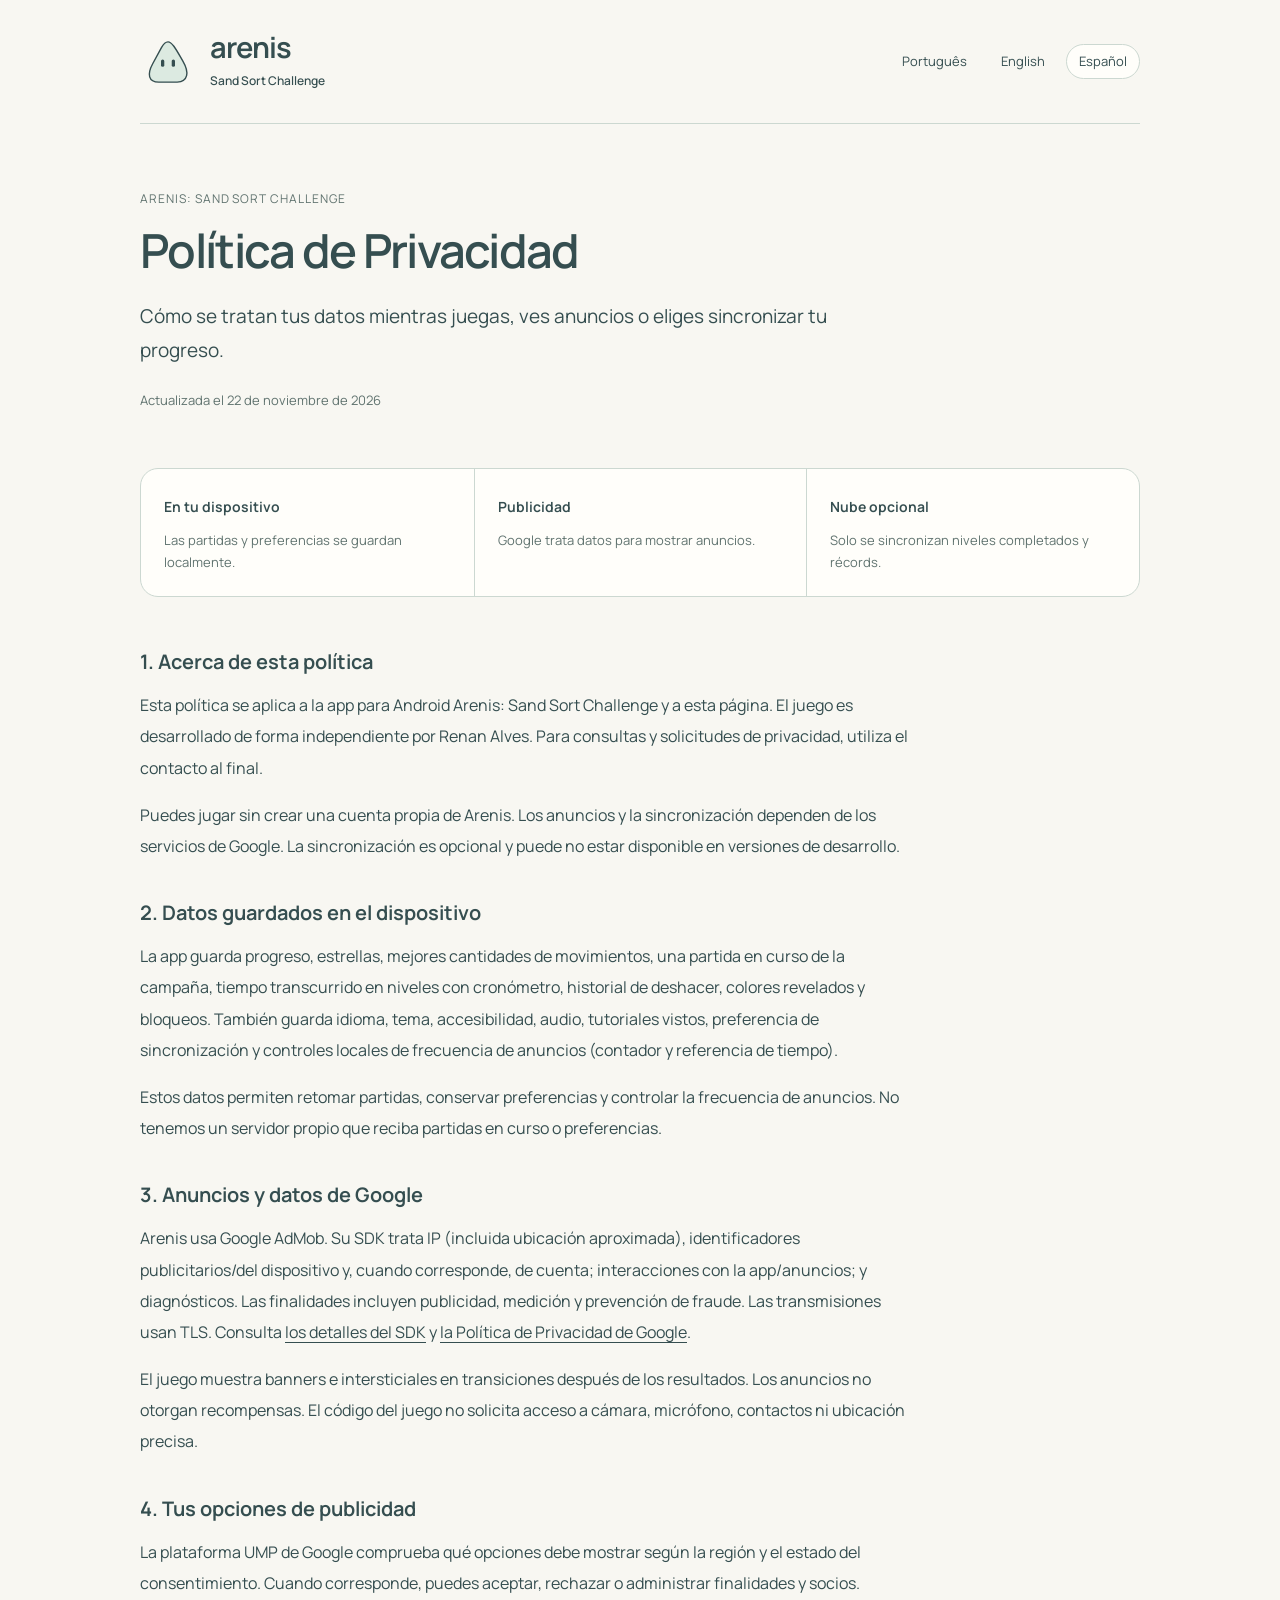
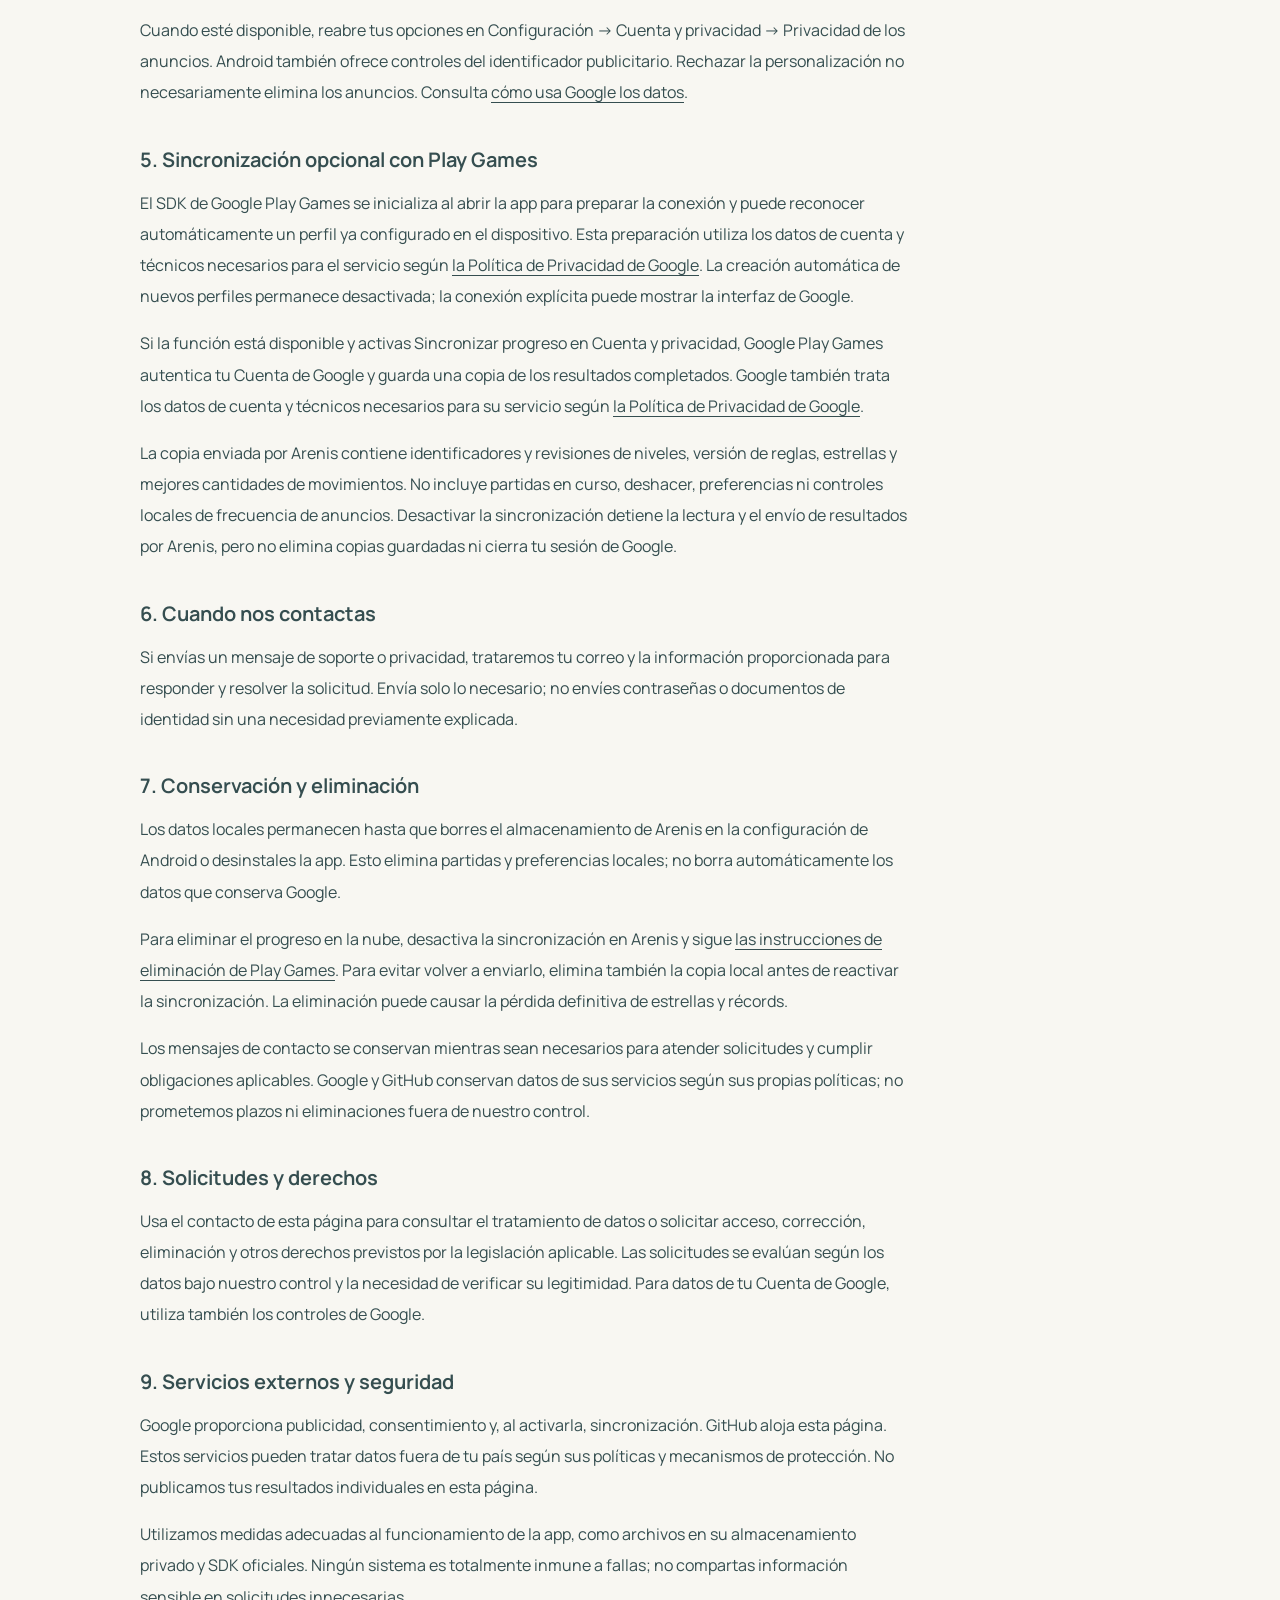
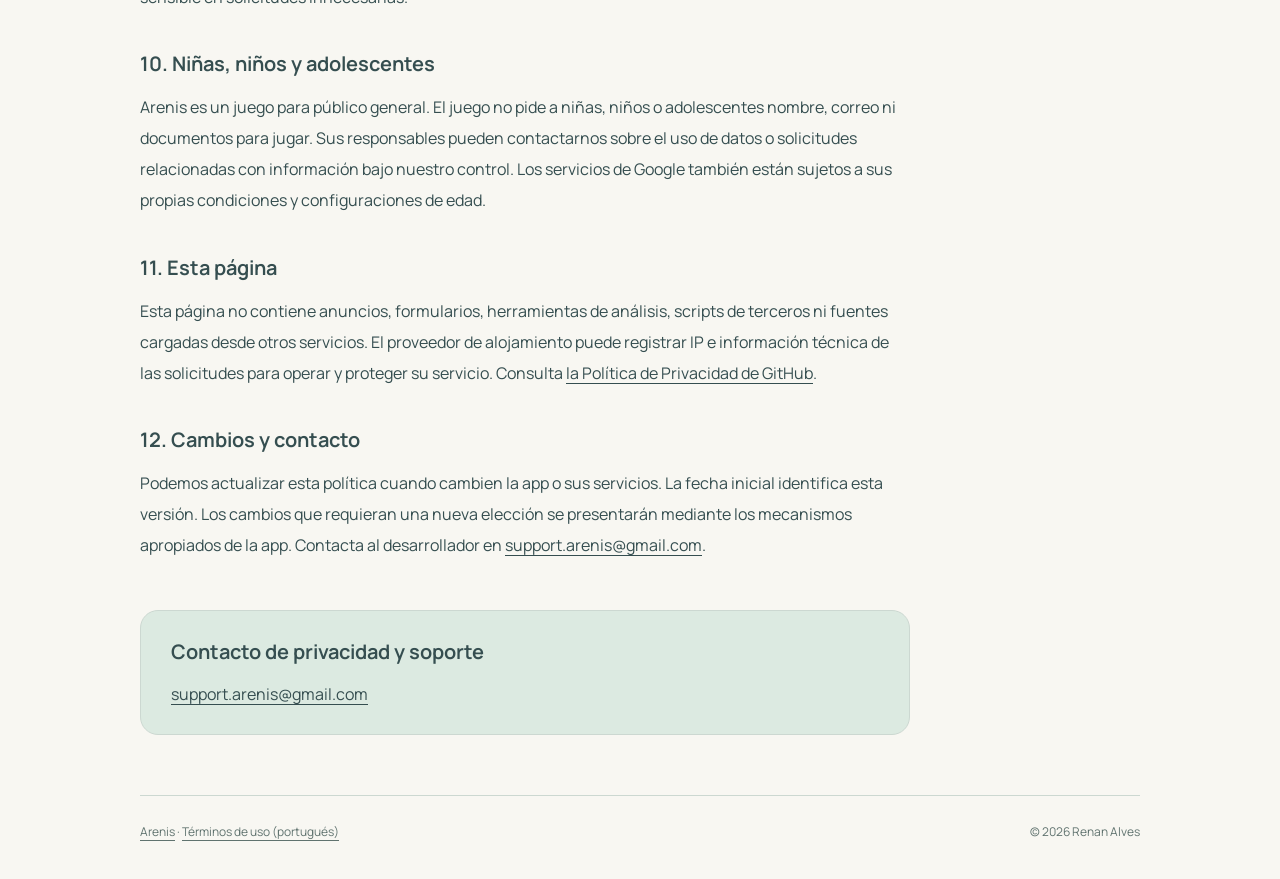
<file: website/privacy/es-419/index.html>
<!doctype html>
<html lang="es-419">
<head><meta charset="utf-8"><meta name="viewport" content="width=device-width, initial-scale=1">
<meta name="description" content="Cómo se tratan tus datos mientras juegas, ves anuncios o eliges sincronizar tu progreso.">
<meta name="color-scheme" content="light dark"><title>Política de Privacidad · Arenis: Sand Sort Challenge</title>
<link rel="stylesheet" href="../../styles.css"><link rel="icon" type="image/svg+xml" href="../../mascot.svg"></head>
<body><div class="page"><header><a class="brand" href="../../"><img src="../../mascot.svg" width="56" height="56" alt=""><span><b>arenis</b><small>Sand Sort Challenge</small></span></a>
<nav aria-label="Idioma de la página"><a href="../" lang="pt-BR">Português</a><a href="../en/" lang="en">English</a><a href="./" lang="es-419" aria-current="page">Español</a></nav></header>
<main><div class="intro"><p class="eyebrow">Arenis: Sand Sort Challenge</p><h1>Política de Privacidad</h1><p class="lead">Cómo se tratan tus datos mientras juegas, ves anuncios o eliges sincronizar tu progreso.</p><p class="date"><time datetime="2026-11-22">Actualizada el 22 de noviembre de 2026</time></p></div>
<div class="summary"><div><strong>En tu dispositivo</strong><p>Las partidas y preferencias se guardan localmente.</p></div><div><strong>Publicidad</strong><p>Google trata datos para mostrar anuncios.</p></div><div><strong>Nube opcional</strong><p>Solo se sincronizan niveles completados y récords.</p></div></div><article><section id="acerca"><h2>1. Acerca de esta política</h2><p>Esta política se aplica a la app para Android Arenis: Sand Sort Challenge y a esta página. El juego es desarrollado de forma independiente por Renan Alves. Para consultas y solicitudes de privacidad, utiliza el contacto al final.</p><p>Puedes jugar sin crear una cuenta propia de Arenis. Los anuncios y la sincronización dependen de los servicios de Google. La sincronización es opcional y puede no estar disponible en versiones de desarrollo.</p></section><section id="local"><h2>2. Datos guardados en el dispositivo</h2><p>La app guarda progreso, estrellas, mejores cantidades de movimientos, una partida en curso de la campaña, tiempo transcurrido en niveles con cronómetro, historial de deshacer, colores revelados y bloqueos. También guarda idioma, tema, accesibilidad, audio, tutoriales vistos, preferencia de sincronización y controles locales de frecuencia de anuncios (contador y referencia de tiempo).</p><p>Estos datos permiten retomar partidas, conservar preferencias y controlar la frecuencia de anuncios. No tenemos un servidor propio que reciba partidas en curso o preferencias.</p></section><section id="anuncios"><h2>3. Anuncios y datos de Google</h2><p>Arenis usa Google AdMob. Su SDK trata IP (incluida ubicación aproximada), identificadores publicitarios/del dispositivo y, cuando corresponde, de cuenta; interacciones con la app/anuncios; y diagnósticos. Las finalidades incluyen publicidad, medición y prevención de fraude. Las transmisiones usan TLS. Consulta <a href="https://developers.google.com/admob/android/privacy/play-data-disclosure">los detalles del SDK</a> y <a href="https://policies.google.com/privacy">la Política de Privacidad de Google</a>.</p><p>El juego muestra banners e intersticiales en transiciones después de los resultados. Los anuncios no otorgan recompensas. El código del juego no solicita acceso a cámara, micrófono, contactos ni ubicación precisa.</p></section><section id="opciones"><h2>4. Tus opciones de publicidad</h2><p>La plataforma UMP de Google comprueba qué opciones debe mostrar según la región y el estado del consentimiento. Cuando corresponde, puedes aceptar, rechazar o administrar finalidades y socios.</p><p>Cuando esté disponible, reabre tus opciones en Configuración → Cuenta y privacidad → Privacidad de los anuncios. Android también ofrece controles del identificador publicitario. Rechazar la personalización no necesariamente elimina los anuncios. Consulta <a href="https://policies.google.com/technologies/partner-sites">cómo usa Google los datos</a>.</p></section><section id="nube"><h2>5. Sincronización opcional con Play Games</h2><p>El SDK de Google Play Games se inicializa al abrir la app para preparar la conexión y puede reconocer automáticamente un perfil ya configurado en el dispositivo. Esta preparación utiliza los datos de cuenta y técnicos necesarios para el servicio según <a href="https://policies.google.com/privacy">la Política de Privacidad de Google</a>. La creación automática de nuevos perfiles permanece desactivada; la conexión explícita puede mostrar la interfaz de Google.</p><p>Si la función está disponible y activas Sincronizar progreso en Cuenta y privacidad, Google Play Games autentica tu Cuenta de Google y guarda una copia de los resultados completados. Google también trata los datos de cuenta y técnicos necesarios para su servicio según <a href="https://policies.google.com/privacy">la Política de Privacidad de Google</a>.</p><p>La copia enviada por Arenis contiene identificadores y revisiones de niveles, versión de reglas, estrellas y mejores cantidades de movimientos. No incluye partidas en curso, deshacer, preferencias ni controles locales de frecuencia de anuncios. Desactivar la sincronización detiene la lectura y el envío de resultados por Arenis, pero no elimina copias guardadas ni cierra tu sesión de Google.</p></section><section id="contacto"><h2>6. Cuando nos contactas</h2><p>Si envías un mensaje de soporte o privacidad, trataremos tu correo y la información proporcionada para responder y resolver la solicitud. Envía solo lo necesario; no envíes contraseñas o documentos de identidad sin una necesidad previamente explicada.</p></section><section id="eliminacion"><h2>7. Conservación y eliminación</h2><p>Los datos locales permanecen hasta que borres el almacenamiento de Arenis en la configuración de Android o desinstales la app. Esto elimina partidas y preferencias locales; no borra automáticamente los datos que conserva Google.</p><p>Para eliminar el progreso en la nube, desactiva la sincronización en Arenis y sigue <a href="https://support.google.com/googleplay/answer/9130646">las instrucciones de eliminación de Play Games</a>. Para evitar volver a enviarlo, elimina también la copia local antes de reactivar la sincronización. La eliminación puede causar la pérdida definitiva de estrellas y récords.</p><p>Los mensajes de contacto se conservan mientras sean necesarios para atender solicitudes y cumplir obligaciones aplicables. Google y GitHub conservan datos de sus servicios según sus propias políticas; no prometemos plazos ni eliminaciones fuera de nuestro control.</p></section><section id="derechos"><h2>8. Solicitudes y derechos</h2><p>Usa el contacto de esta página para consultar el tratamiento de datos o solicitar acceso, corrección, eliminación y otros derechos previstos por la legislación aplicable. Las solicitudes se evalúan según los datos bajo nuestro control y la necesidad de verificar su legitimidad. Para datos de tu Cuenta de Google, utiliza también los controles de Google.</p></section><section id="seguridad"><h2>9. Servicios externos y seguridad</h2><p>Google proporciona publicidad, consentimiento y, al activarla, sincronización. GitHub aloja esta página. Estos servicios pueden tratar datos fuera de tu país según sus políticas y mecanismos de protección. No publicamos tus resultados individuales en esta página.</p><p>Utilizamos medidas adecuadas al funcionamiento de la app, como archivos en su almacenamiento privado y SDK oficiales. Ningún sistema es totalmente inmune a fallas; no compartas información sensible en solicitudes innecesarias.</p></section><section id="familias"><h2>10. Niñas, niños y adolescentes</h2><p>Arenis es un juego para público general. El juego no pide a niñas, niños o adolescentes nombre, correo ni documentos para jugar. Sus responsables pueden contactarnos sobre el uso de datos o solicitudes relacionadas con información bajo nuestro control. Los servicios de Google también están sujetos a sus propias condiciones y configuraciones de edad.</p></section><section id="pagina"><h2>11. Esta página</h2><p>Esta página no contiene anuncios, formularios, herramientas de análisis, scripts de terceros ni fuentes cargadas desde otros servicios. El proveedor de alojamiento puede registrar IP e información técnica de las solicitudes para operar y proteger su servicio. Consulta <a href="https://docs.github.com/site-policy/privacy-policies/github-general-privacy-statement">la Política de Privacidad de GitHub</a>.</p></section><section id="cambios"><h2>12. Cambios y contacto</h2><p>Podemos actualizar esta política cuando cambien la app o sus servicios. La fecha inicial identifica esta versión. Los cambios que requieran una nueva elección se presentarán mediante los mecanismos apropiados de la app. Contacta al desarrollador en <a href="mailto:support.arenis@gmail.com">support.arenis@gmail.com</a>.</p></section></article>
<aside class="contact"><h2>Contacto de privacidad y soporte</h2><p><a href="mailto:support.arenis@gmail.com">support.arenis@gmail.com</a></p></aside></main>
<footer><span><a href="../../">Arenis</a> · <a href="../../terms/">Términos de uso (portugués)</a></span><span>© 2026 Renan Alves</span></footer></div></body></html>
</file>
<file: website/styles.css>
@font-face{font-family:Manrope;src:url("fonts/Manrope.ttf") format("truetype");font-weight:200 800;font-display:swap}
:root{color-scheme:light dark;--bg:#f8f7f2;--surface:#fffefa;--text:#354e50;--muted:#60736f;--line:#ccd8d1;--soft:#dceae1;--focus:#354e50}
*{box-sizing:border-box}html{scroll-behavior:smooth}body{margin:0;background:var(--bg);color:var(--text);font:16px/1.8 Manrope,system-ui,sans-serif}a{color:inherit;text-underline-offset:4px;overflow-wrap:anywhere}a:hover{text-decoration-thickness:2px}a:focus-visible{outline:2px solid var(--focus);outline-offset:5px;border-radius:3px}.page{width:min(100% - 48px,1000px);margin:auto}header{display:flex;align-items:center;justify-content:space-between;gap:24px;padding:32px 0;border-bottom:1px solid var(--line)}.brand{display:flex;gap:14px;align-items:center;text-decoration:none}.brand b{font-size:29px;line-height:1.1;font-weight:650;letter-spacing:-1px}.brand small{display:block;font-size:12px;font-weight:550;margin-top:3px}nav{display:flex;flex-wrap:wrap;gap:8px}nav a{font-size:13px;padding:5px 12px;border:1px solid transparent;border-radius:20px;text-decoration:none}nav a[aria-current]{border-color:var(--line);background:var(--surface)}.intro{max-width:760px;padding:64px 0 28px}.eyebrow{font-size:12px;letter-spacing:.08em;text-transform:uppercase;color:var(--muted);margin:0 0 12px}h1{font-size:clamp(30px,5vw,47px);font-weight:600;line-height:1.2;letter-spacing:-1.7px;margin:0 0 22px}.lead{font-size:19px;line-height:1.75;margin:0 0 22px;max-width:690px}.date{font-size:13px;color:var(--muted)}.summary{display:grid;grid-template-columns:repeat(3,1fr);border:1px solid var(--line);border-radius:18px;background:var(--surface);margin:12px 0 50px}.summary div{padding:23px}.summary div+div{border-left:1px solid var(--line)}.summary strong{font-size:14px;font-weight:650}.summary p{font-size:13px;color:var(--muted);line-height:1.7;margin:8px 0 0}article{max-width:770px}section{margin:0 0 36px;scroll-margin-top:24px}h2{font-size:20px;font-weight:650;line-height:1.5;margin:0 0 13px}p{margin:0 0 16px}article p{line-height:1.95}.contact{border:1px solid var(--line);border-radius:18px;background:var(--soft);padding:26px 30px;margin:48px 0 60px;max-width:770px}.contact p{margin:0}.draft{border:1px dashed var(--muted);border-radius:12px;padding:14px 20px;margin-top:30px;font-size:14px}footer{padding:25px 0 36px;border-top:1px solid var(--line);display:flex;justify-content:space-between;gap:16px;font-size:12px;color:var(--muted)}
@media(prefers-color-scheme:dark){:root{--bg:#202e33;--surface:#29393e;--text:#e3ece5;--muted:#adbfba;--line:#49615e;--soft:#354f47;--focus:#e3ece5}}
@media(max-width:620px){.page{width:calc(100% - 40px)}header{align-items:flex-start;flex-direction:column;gap:20px;padding:24px 0}nav{gap:3px}nav a{padding:4px 10px}nav a:first-child{margin-left:-10px}.intro{padding-top:40px}h1{letter-spacing:-1px}.lead{font-size:17px}.summary{grid-template-columns:1fr;margin-bottom:36px}.summary div{padding:18px 22px}.summary div+div{border-left:0;border-top:1px solid var(--line)}.summary p{margin-top:3px}h2{font-size:19px}.contact{padding:22px}footer{flex-direction:column;gap:5px}article p{line-height:1.9}}
@media(prefers-reduced-motion:reduce){html{scroll-behavior:auto}}
@media print{body{font-size:10pt;background:white;color:black}.page{width:100%}nav,.summary{display:none}.intro{padding:24px 0}a{color:black}section{break-inside:avoid}footer{margin-top:20px}.contact{background:none}}
</file>
